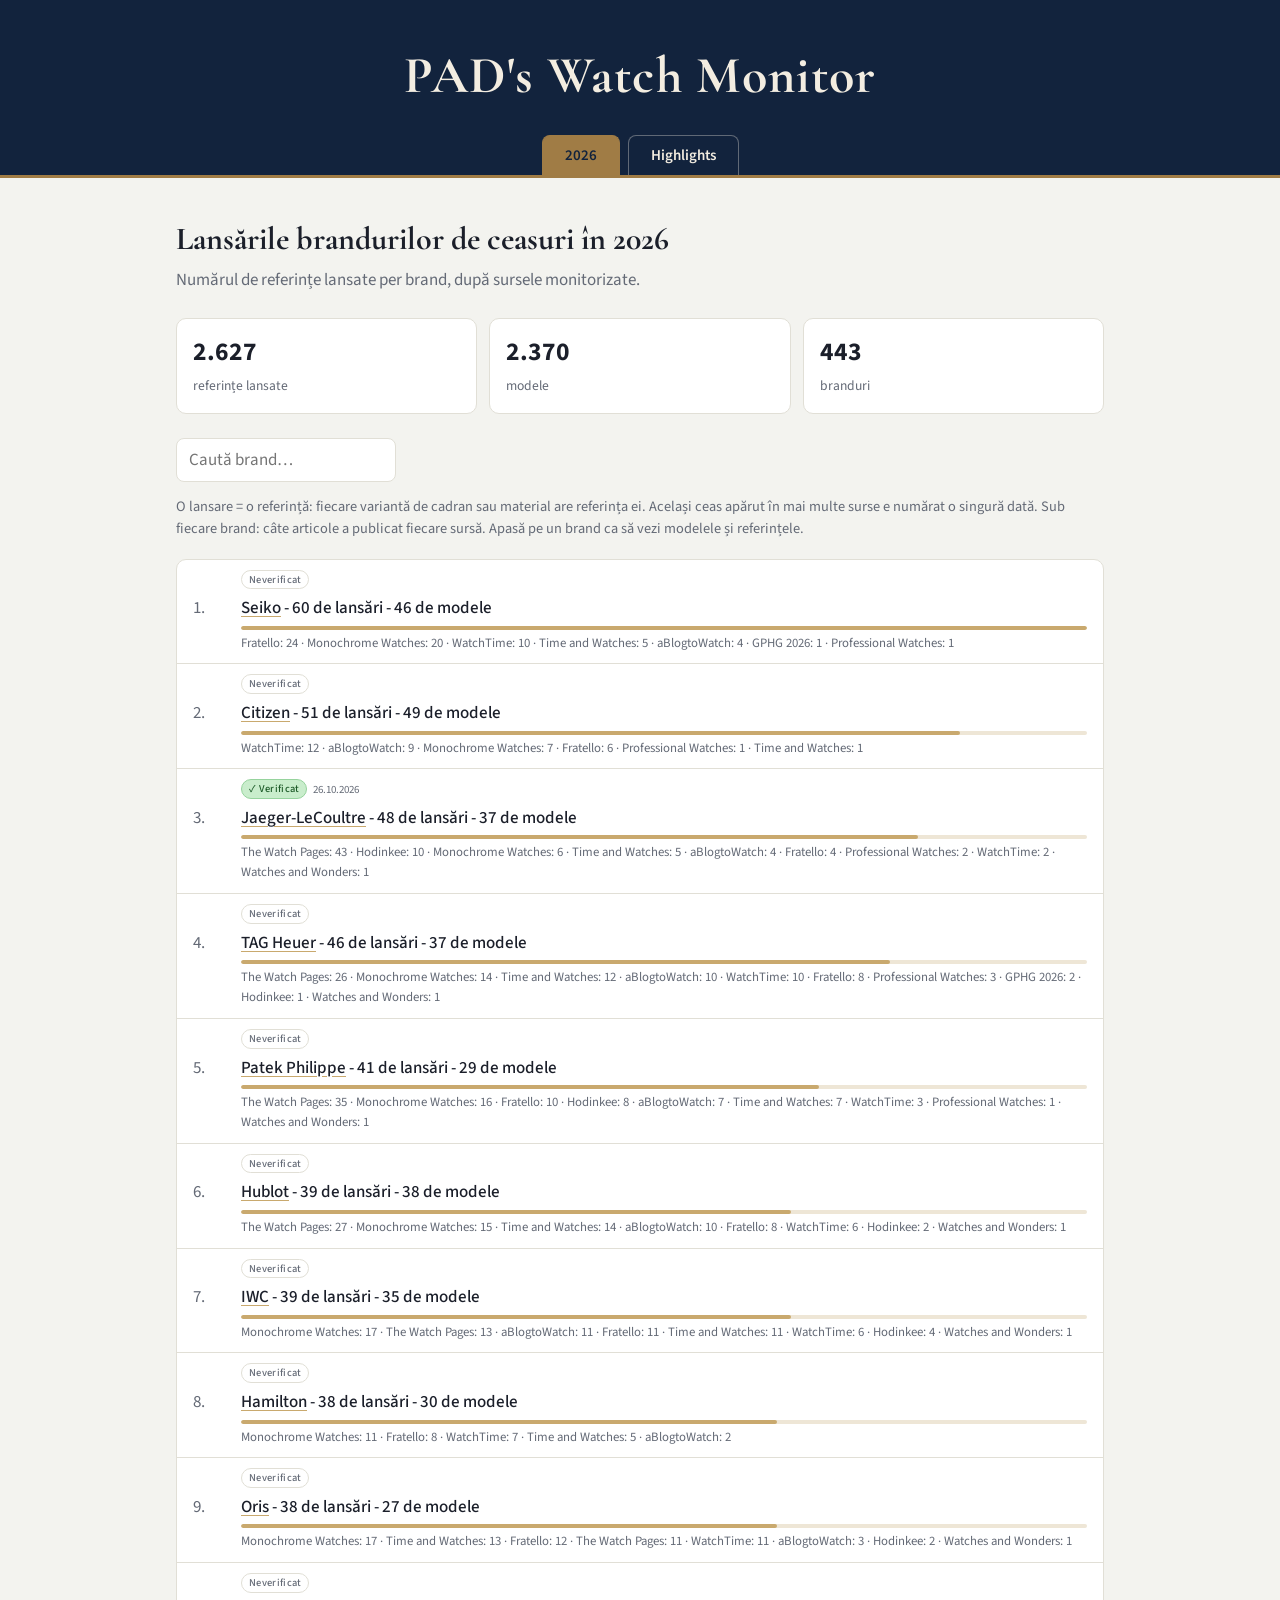
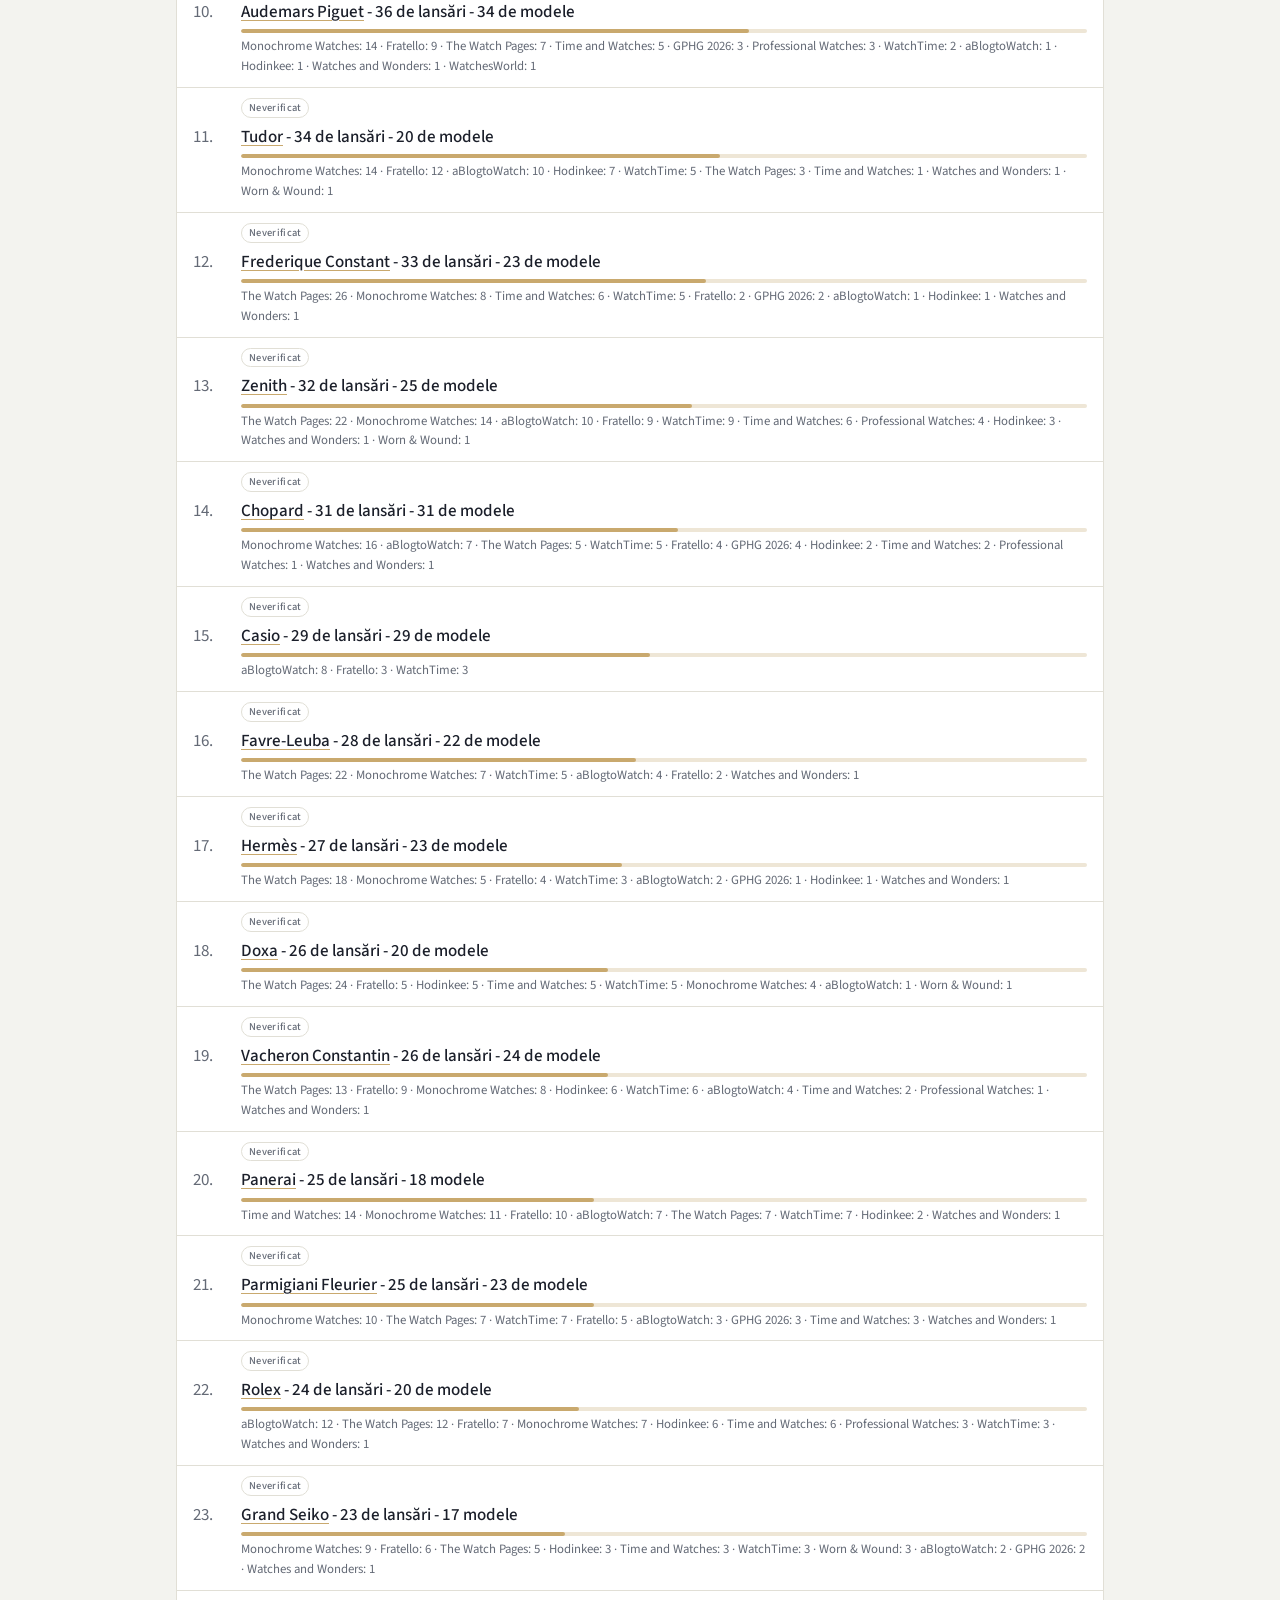
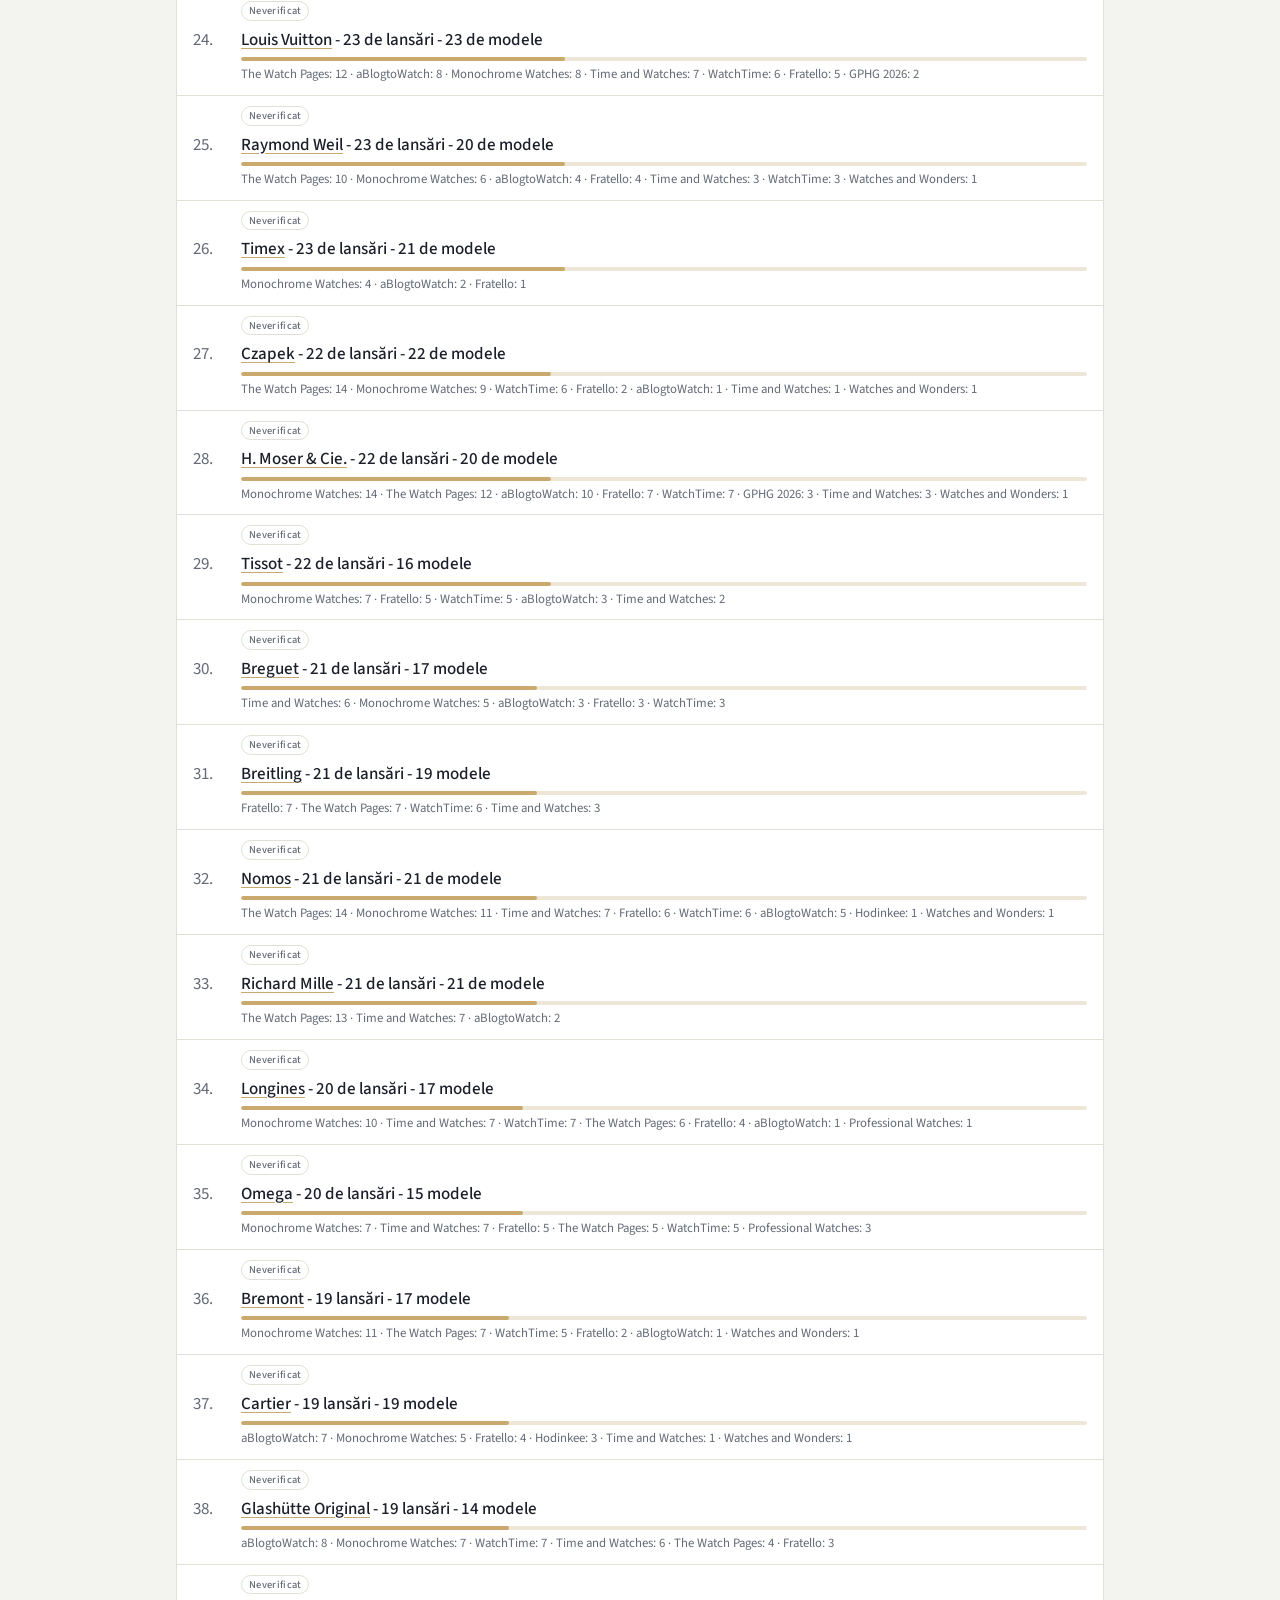
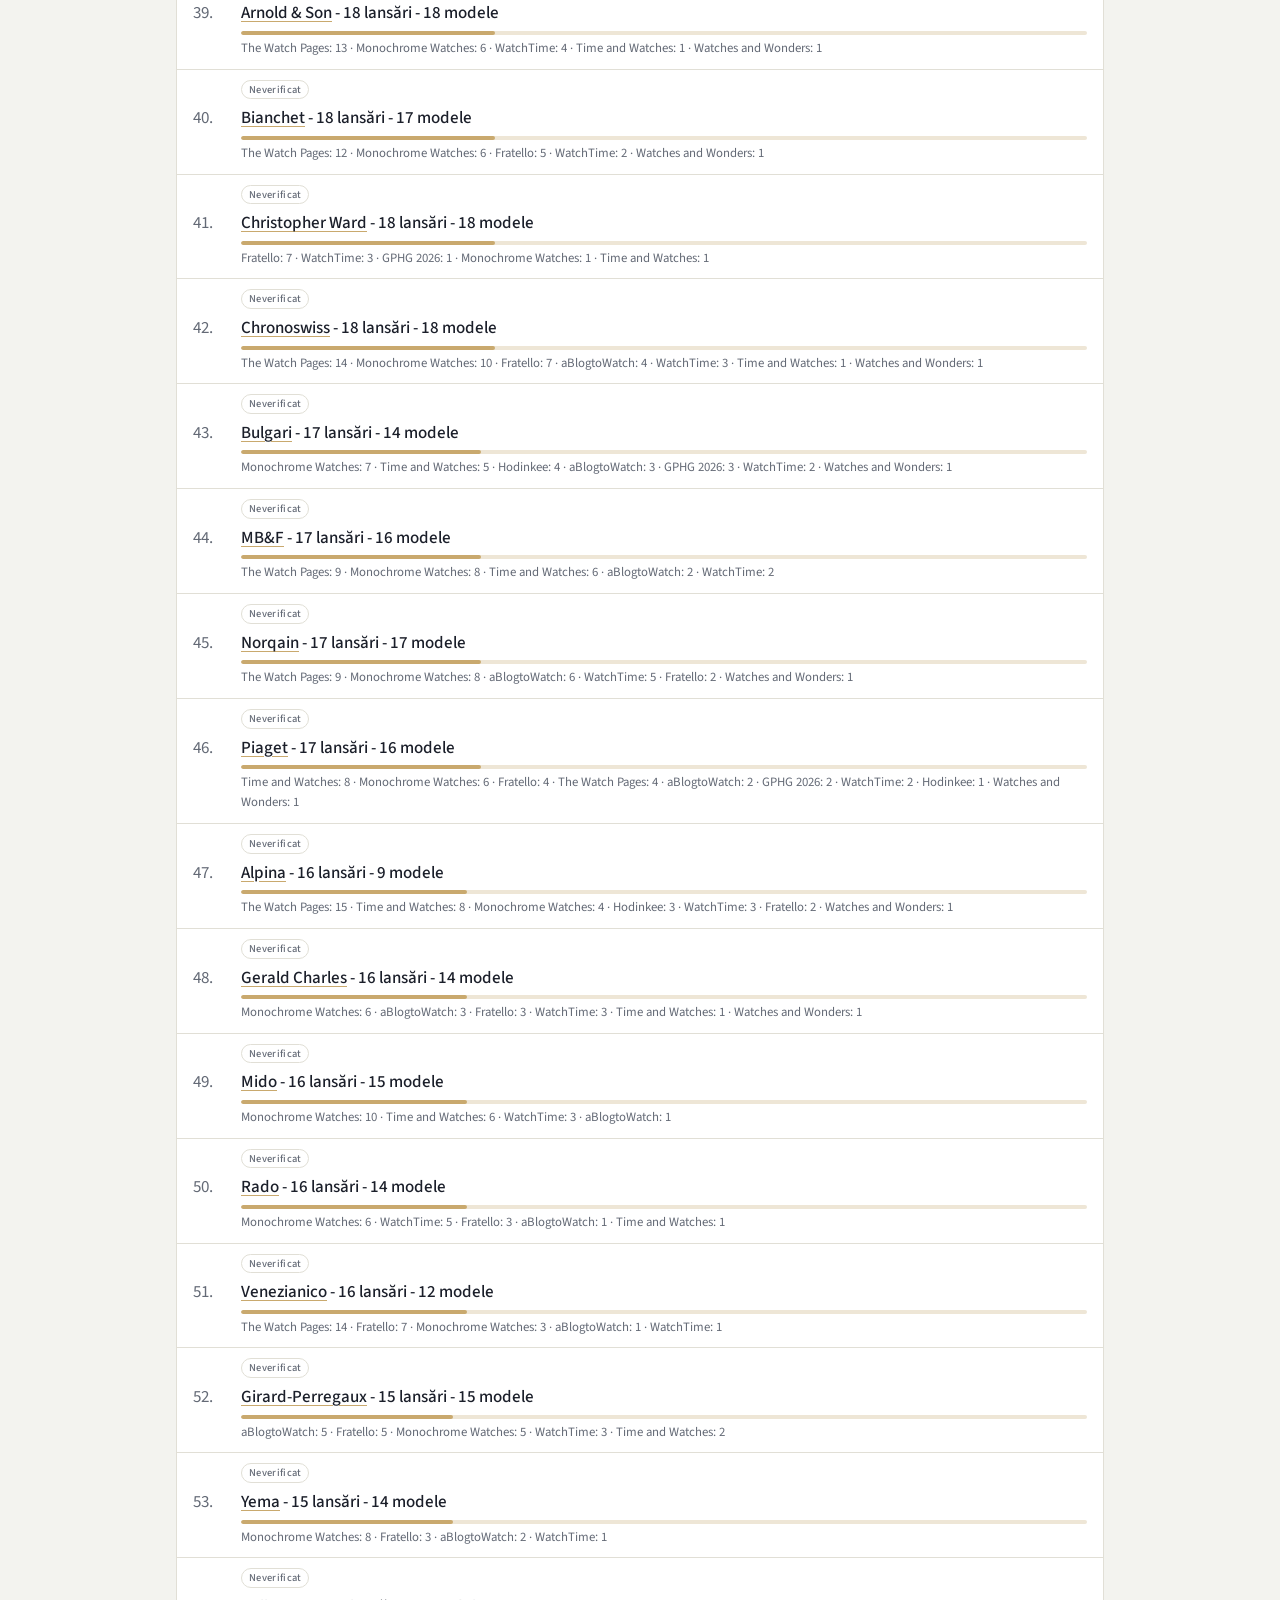
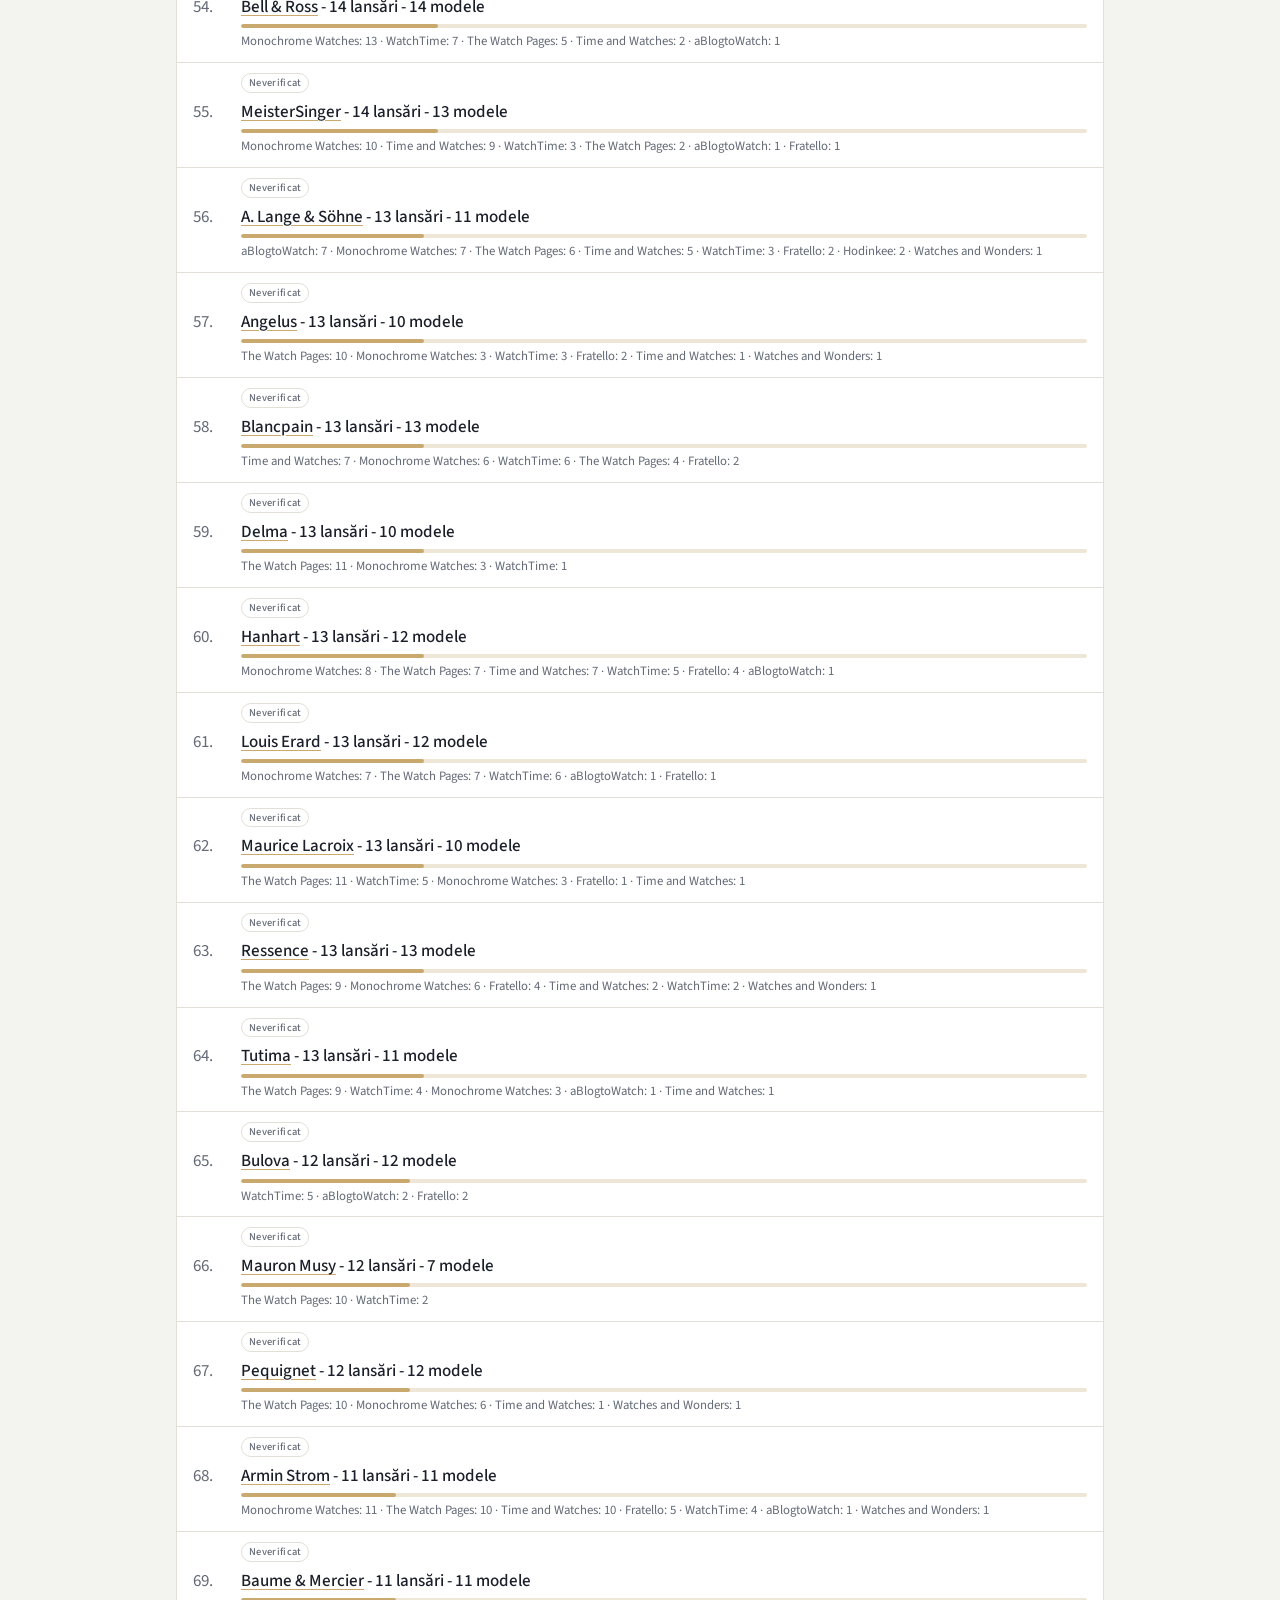
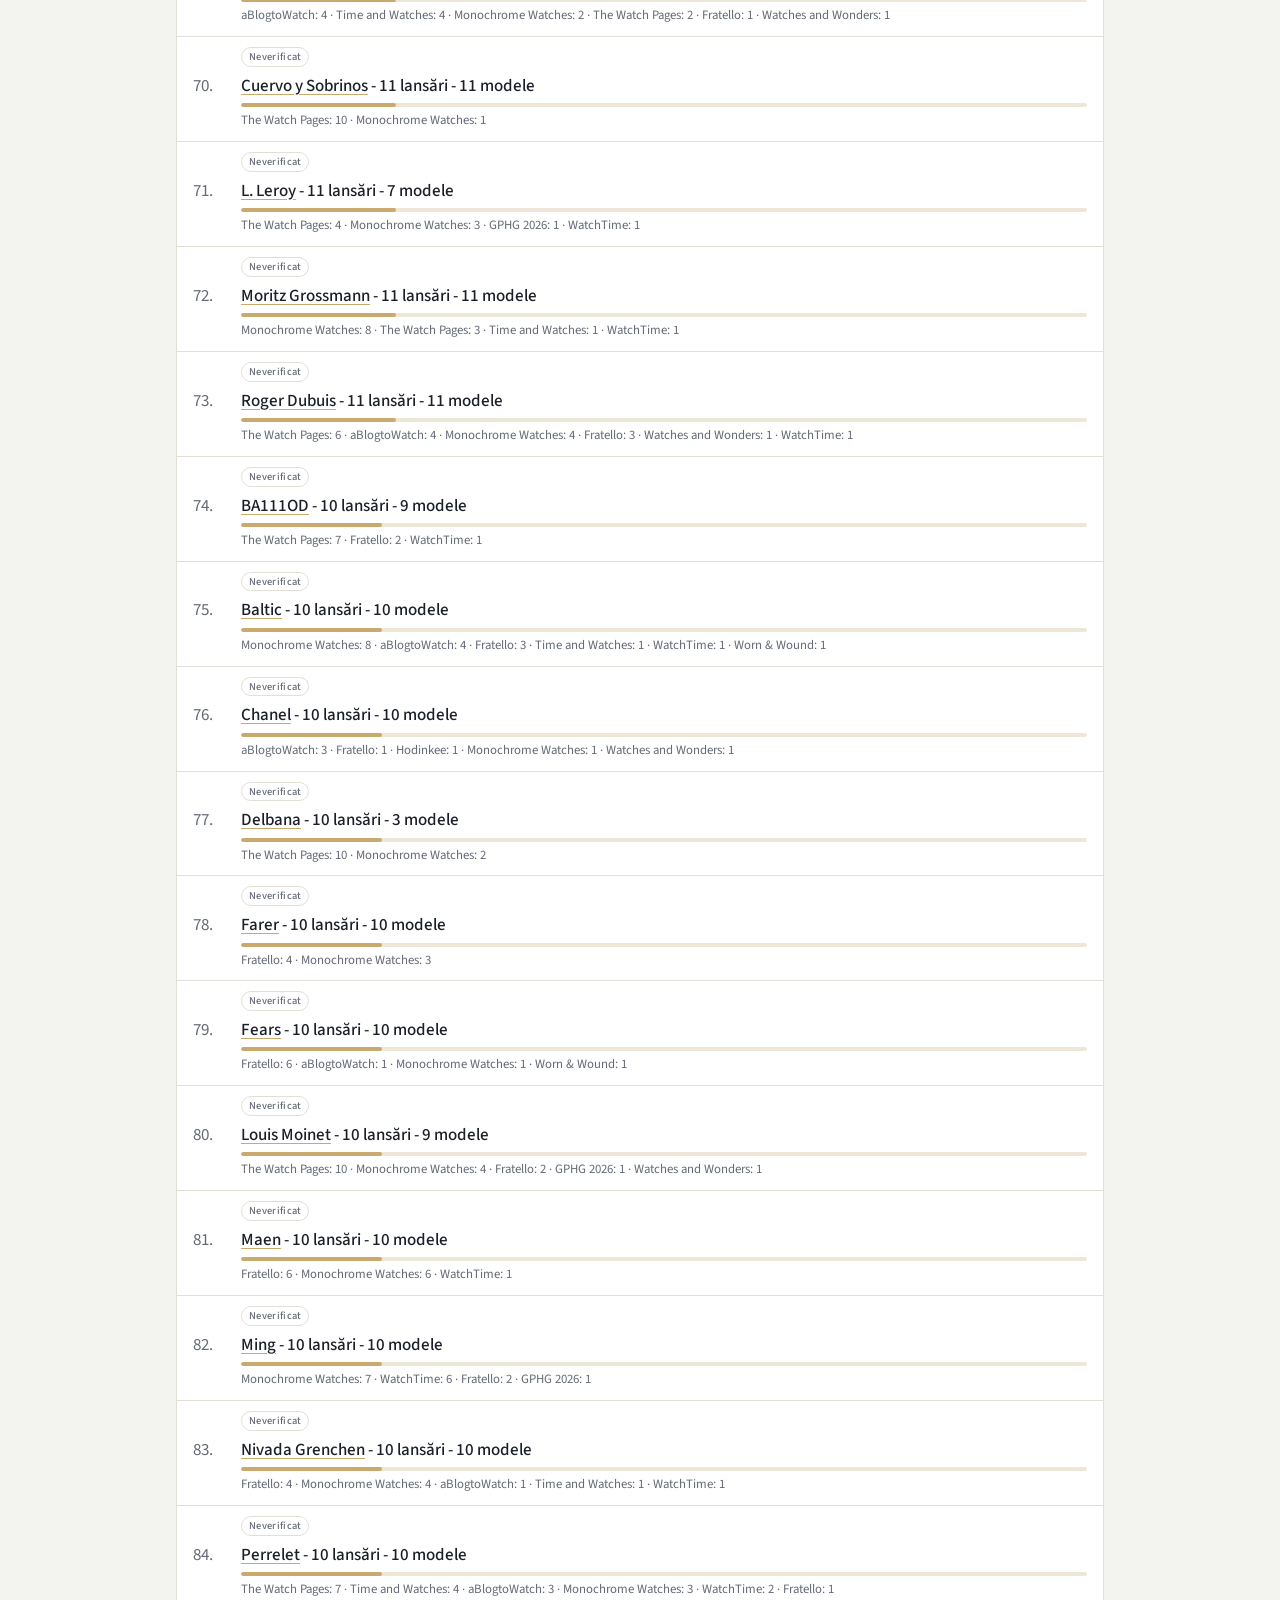
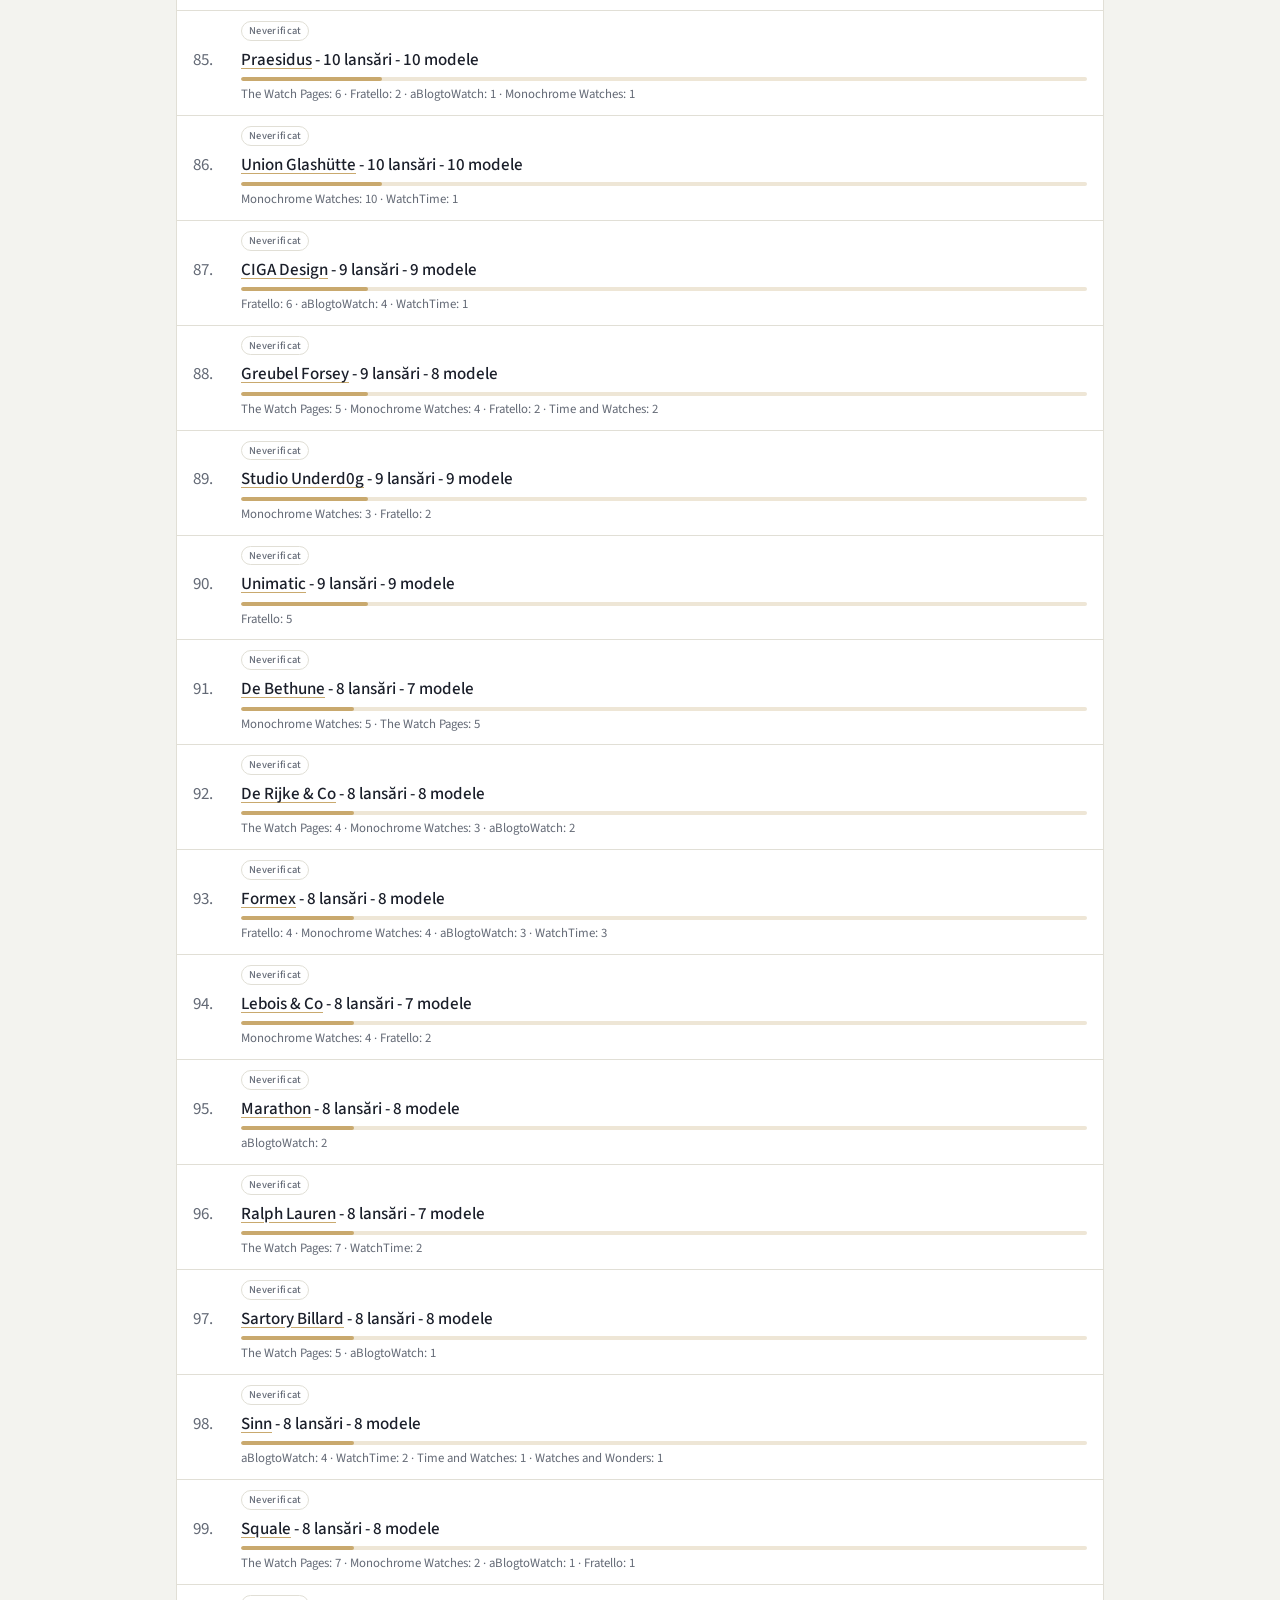
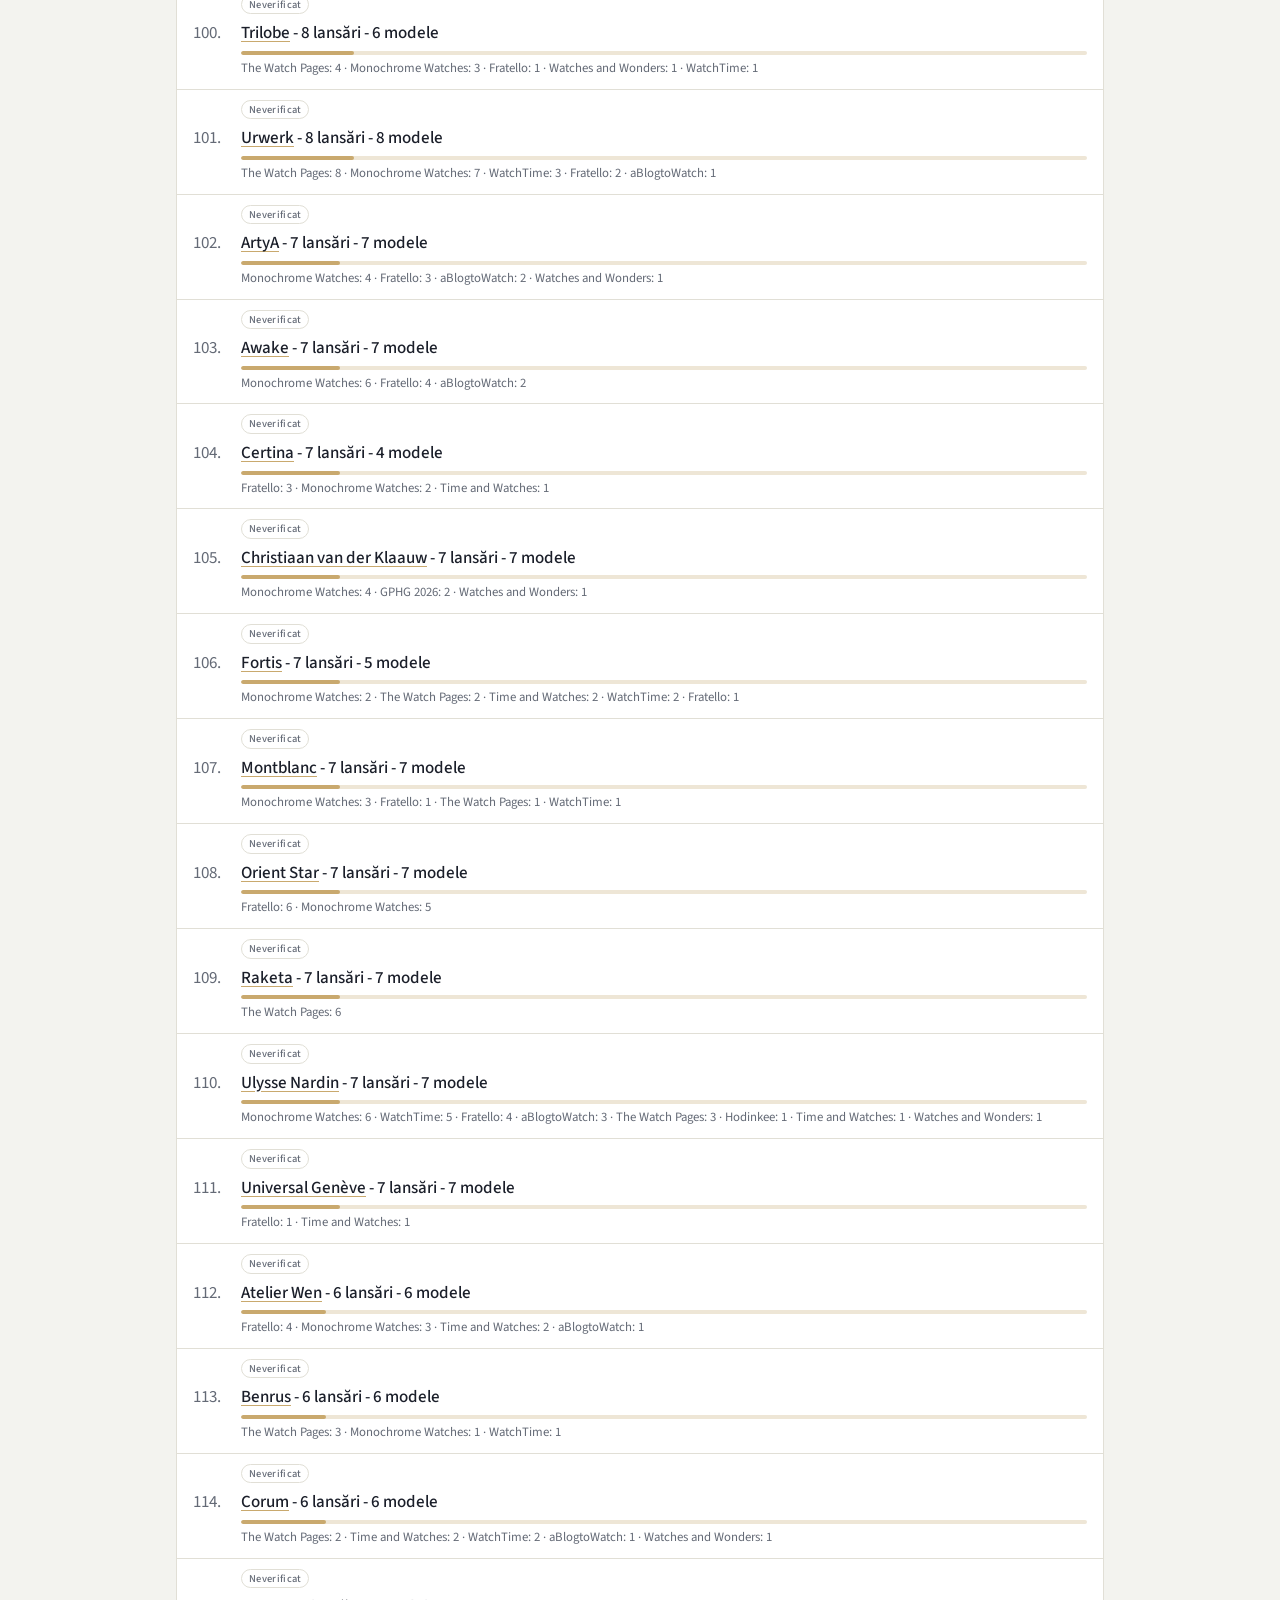
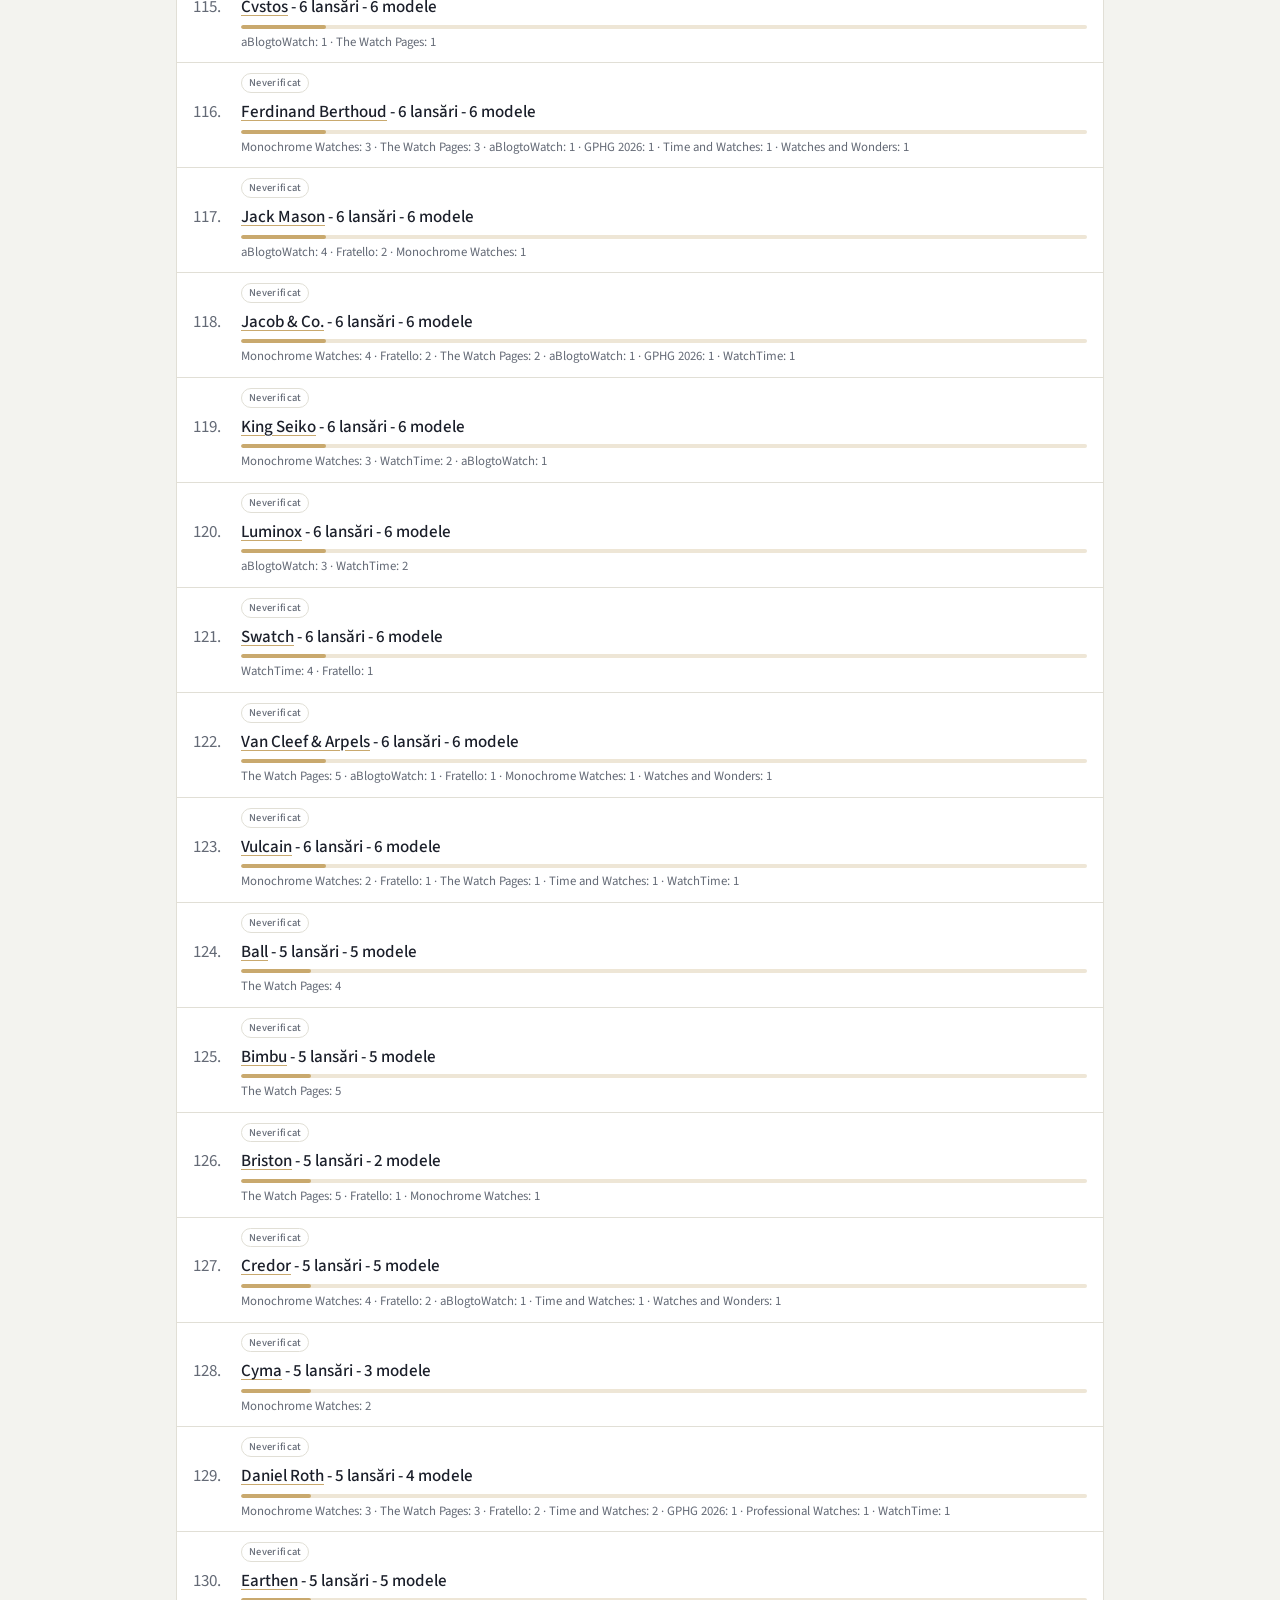
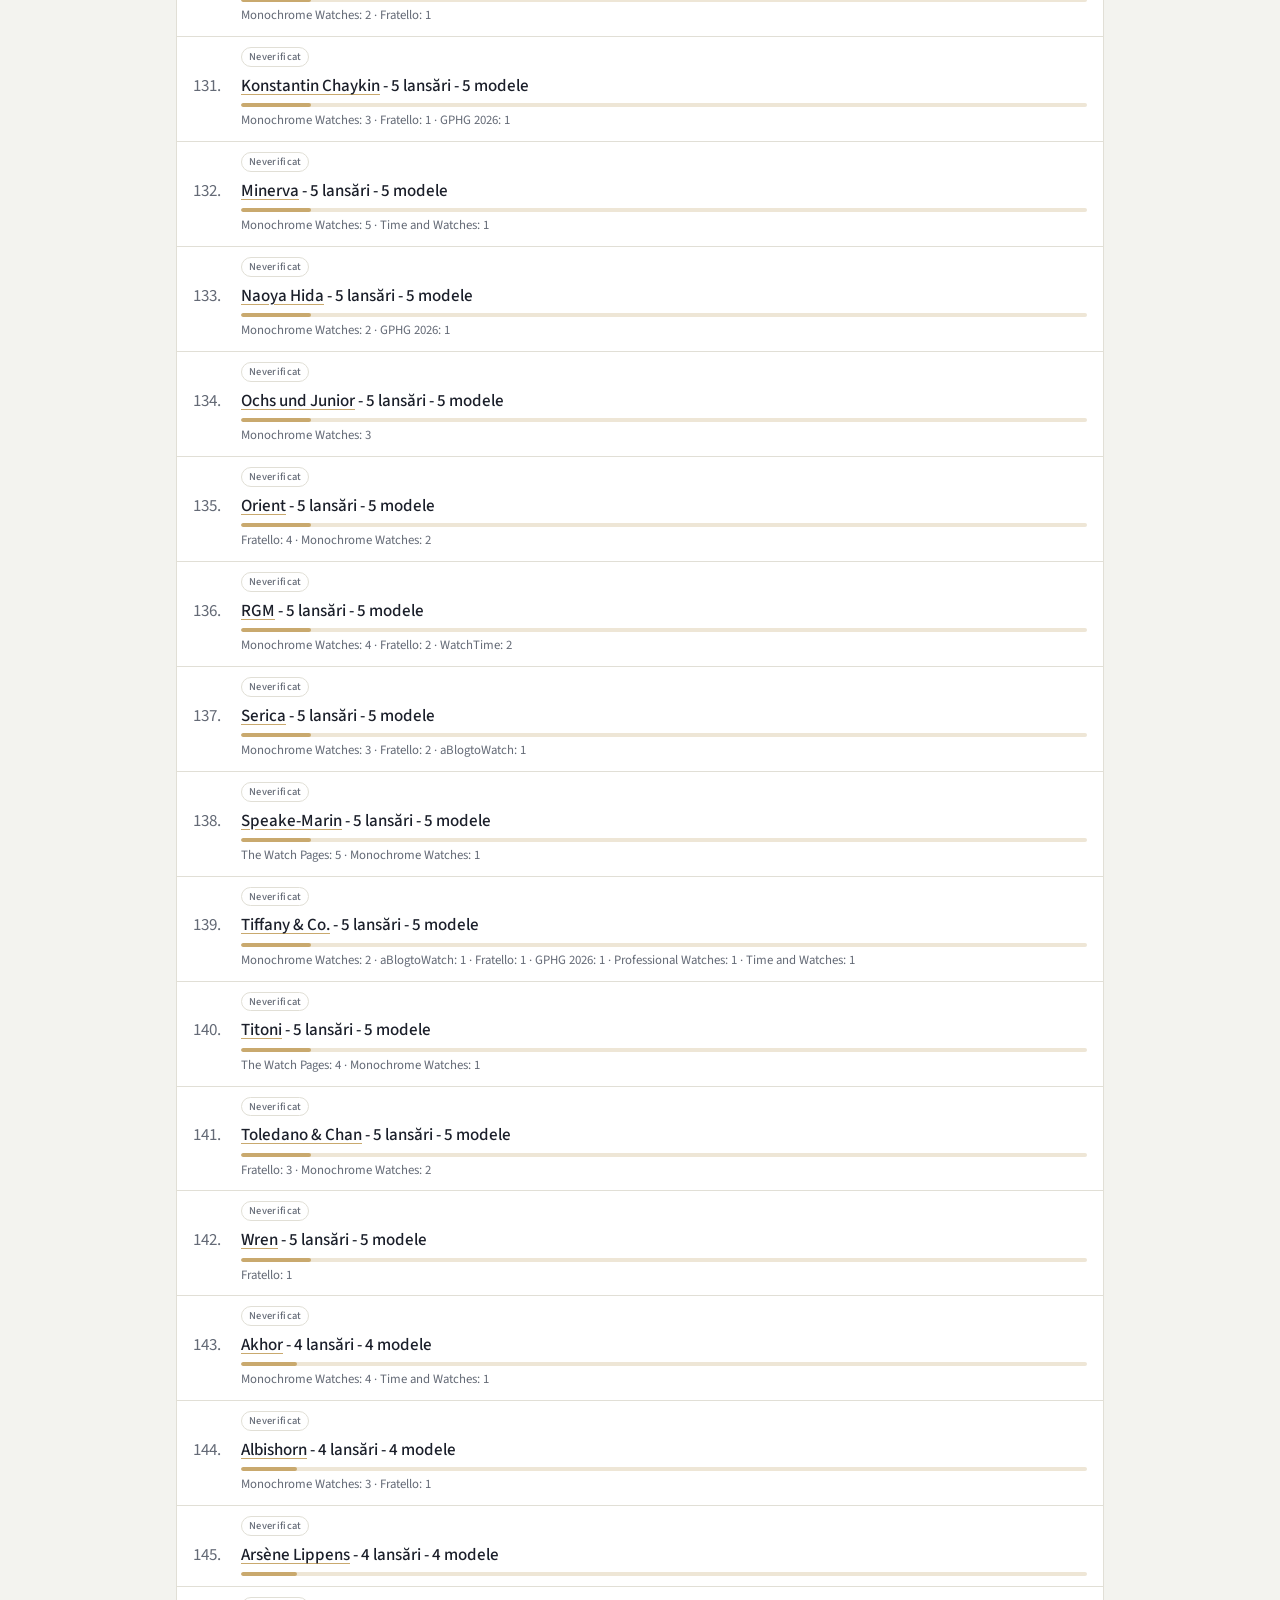
<file: index.html>
<!doctype html>
<html lang="ro">
<head>
  <meta charset="utf-8">
  <meta name="viewport" content="width=device-width, initial-scale=1">
  <title>PAD's Watch Monitor</title>
  <link rel="preconnect" href="https://fonts.googleapis.com">
  <link rel="preconnect" href="https://fonts.gstatic.com" crossorigin>
  <link href="https://fonts.googleapis.com/css2?family=Cormorant+Garamond:wght@500;600;700&family=Source+Sans+3:wght@400;500;600&display=swap" rel="stylesheet">
  <link rel="stylesheet" href="style.css">
</head>
<body>
  <header class="site-header">
    <div class="wrap">
      <h1 class="title">PAD's Watch Monitor</h1>
      <nav class="tabs" role="tablist">
        <button class="tab is-active" data-view="stats" role="tab" aria-selected="true">2026</button>
        <button class="tab" data-view="highlights" role="tab" aria-selected="false">Highlights <span class="tab-count" id="hl-tab-count" hidden></span></button>
        <button class="tab tab-edit" id="about-tab" data-view="about" role="tab" aria-selected="false" hidden>Despre Proiect</button>
        <button class="tab tab-edit" id="corr-tab" data-view="corrections" role="tab" aria-selected="false" hidden>Corecții</button>
      </nav>
    </div>
  </header>

  <div class="edit-banner" id="edit-banner" hidden>
    <div class="wrap edit-banner-inner">
      <span><strong>Mod editare</strong> · Ștergerile, redenumirile și comasările se salvează în <code>corrections.js</code>. Publică-le cu commit și push.</span>
      <span class="edit-status" id="edit-status" role="status"></span>
    </div>
  </div>

  <main class="wrap content">
    <section id="view-stats" class="view">
      <div class="intro">
        <h2>Lansările brandurilor de ceasuri în 2026</h2>
        <p class="muted">Numărul de referințe lansate per brand, după sursele monitorizate.</p>
      </div>

      <div class="kpis" id="kpis"></div>

      <div class="controls">
        <div class="chips" id="source-chips" hidden></div>
        <input type="search" id="search" placeholder="Caută brand…" aria-label="Caută brand">
      </div>

      <p class="source-note muted" id="source-note"></p>
      <ol class="brand-list" id="brand-list"></ol>
    </section>

    <section id="view-brand" class="view" hidden>
      <button class="back" id="back">← Înapoi la statistică</button>
      <div class="intro">
        <div class="brand-vtag" id="brand-vtag"></div>
        <h2 id="brand-title"></h2>
        <p class="muted" id="brand-meta"></p>
      </div>
      <div class="brand-controls">
        <div class="chips brand-filters" id="brand-filters"></div>
        <input type="search" id="model-search" placeholder="Caută model sau referință…" aria-label="Caută model sau referință" autocomplete="off">
      </div>
      <p class="muted model-count" id="model-count" role="status"></p>
      <ul class="model-list" id="model-list"></ul>
    </section>

    <section id="view-highlights" class="view" hidden>
      <div class="intro">
        <h2>Highlights</h2>
        <p class="muted" id="hl-meta"></p>
      </div>
      <div class="hl-actions" id="hl-actions">
        <button class="chip is-active" id="hl-copy">Copiază lista</button>
        <button class="chip" id="hl-clear">Golește lista</button>
        <span class="muted" id="hl-copied" role="status"></span>
      </div>
      <textarea class="hl-text" id="hl-text" rows="8" readonly hidden aria-label="Lista de highlights ca text"></textarea>
      <div id="hl-list"></div>
      <p class="muted hl-note">Lista se păstrează în acest browser. Pe alt dispozitiv sau în alt browser pornește goală.</p>
    </section>

    <section id="view-corrections" class="view" hidden>
      <div class="intro">
        <h2>Corecții</h2>
        <p class="muted" id="corr-meta"></p>
      </div>
      <ul class="corr-list" id="corr-list"></ul>
    </section>

    <section id="view-about" class="view" hidden>
      <div class="intro">
        <h2>Despre Proiect</h2>
      </div>
      <div class="about">
        <p><strong>PAD's Watch Monitor</strong> adună într-un singur loc știrile despre lansările din lumea ceasurilor. Prima versiune arată o statistică a lansărilor din 2026, pe branduri.</p>

        <h3>Surse</h3>
        <ul class="source-table" id="source-table"></ul>

        <h3>Metodologie</h3>
        <ul>
          <li>O „lansare” înseamnă o referință nouă din 2026. Fiecare variantă de cadran sau material are referința ei: Patek Philippe 5322G-001 (cadran albastru) și 5322G-010 (cadran verde) sunt două lansări ale aceluiași model.</li>
          <li>Referințele vin din pagina fiecărui ceas de pe The Watch Pages, împreună cu culoarea cadranului și materialul carcasei, din specificațiile articolelor Monochrome Watches („Reference”) și Hodinkee („Reference Number”) și din fișele nominalizărilor GPHG 2026.</li>
          <li>Referințele pomenite în textul articolelor (aBlogtoWatch, Fratello, Time and Watches, Professional Watches) sunt folosite doar ca să lege articolul de un model existent, nu ca referințe noi, pentru că textul pomenește adesea și modele mai vechi.</li>
          <li>Referințele sunt grupate pe model: aceeași referință de bază (5322G-001 și 5322G-010 → 5322G) sau aceeași denumire a modelului.</li>
          <li>Un articol se leagă de un model prin referința din specificații sau din titlu. Dacă nu are referință, se leagă după nume. Același ceas apărut în mai multe surse e numărat o singură dată.</li>
          <li>Modelele care apar doar în articole sunt păstrate cu referințele din articol. Dacă articolul nu dă nicio referință, modelul contează ca o singură lansare și e marcat „Referință nespecificată”.</li>
          <li>Din publicații sunt incluse doar articolele despre o lansare anume din 2026. Interviurile, știrile din industrie, ghidurile, listele, recenziile ceasurilor mai vechi și editorialele sunt excluse. Fiecare titlu a fost verificat și redus la brand și numele modelului. Pendulele de birou nu sunt incluse.</li>
          <li>All Watch News adună știri din alte publicații, așa că multe dintre ele sunt aceleași lansări ca în celelalte surse. Ele se comasează cu modelul existent și nu sunt numărate de două ori.</li>
          <li>Numele brandurilor au fost normalizate (de exemplu „IWC Schaffhausen” → „IWC”, „BVLGARI” → „Bulgari”).</li>
          <li>Imaginile sunt afișate direct de pe site-urile sursă și aparțin acestora. Fiecare referință are un link către pagina sau articolul original.</li>
          <li>Peste datele colectate se aplică și corecții manuale: modele sau referințe șterse, nume și referințe corectate, modele comasate. Cifrele afișate includ aceste corecții.</li>
        </ul>
        <p class="muted">Date colectate pe 21 octombrie 2026.</p>
      </div>
    </section>
  </main>

  <footer class="site-footer">
    <div class="wrap">
      <span>© 2026 PAD's Watch Monitor</span>
      <span class="muted">Date agregate din surse publice · actualizat 21.10.2026</span>
    </div>
  </footer>

  <button class="to-top" id="to-top" type="button" aria-label="Înapoi sus" title="Înapoi sus" hidden>
    <svg viewBox="0 0 24 24" width="20" height="20" aria-hidden="true"><path d="M12 5l-7 7 1.4 1.4L11 8.8V20h2V8.8l4.6 4.6L19 12z" fill="currentColor"/></svg>
  </button>

  <script src="data.js"></script>
  <script src="corrections-lib.js"></script>
  <script src="corrections.js"></script>
  <script src="app.js"></script>
</body>
</html>
</file>
<file: style.css>
/* Layout: bandă navy cu titlu și file de navigare, o coloană de conținut, footer navy. */
:root {
  --bg: #f3f3ef;
  --surface: #ffffff;
  --ink: #1b1f2a;
  --muted: #646a76;
  --line: #e1dfd6;
  --navy: #12233d;
  --on-navy: #f3ede1;
  --on-navy-muted: #a9b0bd;
  --gold: #a07c45;
  --gold-soft: #eee6d6;
  --bar: #c9a96e;
  --bad-bg: #f3d9d6;
  --bad-fg: #7a2a20;
  --warn-bg: #f6ead0;
  --warn-fg: #6b4a0e;
  --ok-bg: #c9edcc;
  --ok-fg: #1d5a28;
  --ok-line: #96d39d;
  --display: "Cormorant Garamond", Georgia, serif;
  --body: "Source Sans 3", system-ui, sans-serif;
}

@media (prefers-color-scheme: dark) {
  :root:not([data-theme="light"]) {
    --bg: #0f141d;
    --surface: #161d29;
    --ink: #ece8df;
    --muted: #9aa0ab;
    --line: #263042;
    --navy: #0a1220;
    --gold: #d2b27a;
    --gold-soft: #2a2a24;
    --bar: #b08d57;
    --bad-bg: #3a1f1c;
    --bad-fg: #f0b3aa;
    --warn-bg: #3a3020;
    --warn-fg: #ecd29a;
    --ok-bg: #2c5a36;
    --ok-fg: #d2f4d6;
    --ok-line: #4a8a57;
    color-scheme: dark;
  }
}

:root[data-theme="dark"] {
  --bg: #0f141d;
  --surface: #161d29;
  --ink: #ece8df;
  --muted: #9aa0ab;
  --line: #263042;
  --navy: #0a1220;
  --gold: #d2b27a;
  --gold-soft: #2a2a24;
  --bar: #b08d57;
  --bad-bg: #3a1f1c;
  --bad-fg: #f0b3aa;
  --warn-bg: #3a3020;
  --warn-fg: #ecd29a;
  --ok-bg: #2c5a36;
  --ok-fg: #d2f4d6;
  --ok-line: #4a8a57;
  color-scheme: dark;
}

* { box-sizing: border-box; }
[hidden] { display: none !important; }

html, body { margin: 0; }

body {
  min-height: 100vh;
  display: flex;
  flex-direction: column;
  background: var(--bg);
  color: var(--ink);
  font: 17px/1.55 var(--body);
}

.wrap { width: 100%; max-width: 960px; margin: 0 auto; padding-left: max(16px, env(safe-area-inset-left, 0px)); padding-right: max(16px, env(safe-area-inset-right, 0px)); }

.muted { color: var(--muted); }

/* Header */
.site-header {
  background: var(--navy);
  color: var(--on-navy);
  padding-block: 36px 0;
  border-bottom: 3px solid var(--gold);
}
.site-header .wrap { text-align: center; }
.title {
  margin: 0;
  font-family: var(--display);
  font-weight: 700;
  font-size: clamp(2rem, 6vw, 3.25rem);
  letter-spacing: .02em;
}
.tabs { display: flex; justify-content: center; gap: 8px; margin-top: 18px; }
.tab {
  appearance: none;
  border: 1px solid color-mix(in srgb, var(--on-navy) 35%, transparent);
  border-bottom: none;
  background: transparent;
  color: inherit;
  font: 600 15px/1 var(--body);
  padding: 12px 22px;
  border-radius: 8px 8px 0 0;
  cursor: pointer;
}
.tab:hover { background: color-mix(in srgb, var(--on-navy) 8%, transparent); }
.tab.is-active { background: var(--gold); border-color: var(--gold); color: var(--navy); }
.tab:focus-visible { outline: 2px solid var(--gold); outline-offset: 2px; }

/* Content */
.content { flex: 1; padding-block: 36px 48px; }
.intro h2 {
  margin: 0 0 4px;
  font-family: var(--display);
  font-size: 2rem;
}
.intro p { margin: 0 0 24px; }

.kpis { display: grid; grid-template-columns: repeat(3, 1fr); gap: 12px; margin-bottom: 24px; }
.kpi { background: var(--surface); border: 1px solid var(--line); border-radius: 10px; padding: 14px 16px; }
.kpi b { display: block; font-size: 1.6rem; font-variant-numeric: tabular-nums; }
.kpi span { color: var(--muted); font-size: .85rem; }

.controls { display: flex; flex-wrap: wrap; gap: 12px; align-items: center; justify-content: space-between; }
.chips { display: flex; flex-wrap: wrap; gap: 8px; }
.chip {
  border: 1px solid var(--line);
  background: var(--surface);
  color: var(--ink);
  border-radius: 999px;
  padding: 6px 14px;
  font: 500 14px var(--body);
  cursor: pointer;
}
.chip.is-active { background: var(--navy); color: var(--on-navy); border-color: var(--navy); }
.chip:disabled { opacity: .45; cursor: not-allowed; }
#search {
  flex: 0 1 220px;
  min-width: 160px;
  padding: 8px 12px;
  border: 1px solid var(--line);
  border-radius: 8px;
  background: var(--surface);
  color: var(--ink);
  font: inherit;
}

.source-note { font-size: .9rem; margin: 14px 0 18px; }

.brand-list { list-style: none; margin: 0; padding: 0; background: var(--surface); border: 1px solid var(--line); border-radius: 10px; }
.brand-list li {
  display: grid;
  grid-template-columns: 2.5rem 1fr;
  gap: 4px 8px;
  padding: 10px 16px;
  border-bottom: 1px solid var(--line);
}
.brand-list li:last-child { border-bottom: none; }
.rank { color: var(--muted); font-variant-numeric: tabular-nums; }
.line { font-weight: 500; }
.line .n { font-variant-numeric: tabular-nums; }
.bar { grid-column: 2; height: 4px; border-radius: 2px; background: var(--gold-soft); overflow: hidden; }
.bar i { display: block; height: 100%; background: var(--bar); border-radius: 2px; }
.split { grid-column: 2; font-size: .8rem; color: var(--muted); }
.empty { padding: 20px 16px; color: var(--muted); }

.brand-link {
  appearance: none;
  border: none;
  background: none;
  padding: 0;
  font: inherit;
  color: var(--ink);
  text-decoration: underline;
  text-decoration-color: var(--bar);
  text-underline-offset: 3px;
  cursor: pointer;
}
.brand-link:hover { color: var(--gold); }
.brand-link:focus-visible, .back:focus-visible { outline: 2px solid var(--gold); outline-offset: 2px; border-radius: 2px; }

/* Brand page */
.back {
  appearance: none;
  border: 1px solid var(--line);
  background: var(--surface);
  color: var(--ink);
  font: 500 14px var(--body);
  padding: 6px 14px;
  border-radius: 999px;
  cursor: pointer;
  margin-bottom: 20px;
}
.back:hover { border-color: var(--gold); }
.model-list { list-style: none; margin: 0; padding: 0; display: grid; gap: 10px; }
.model {
  display: grid;
  grid-template-columns: 160px 1fr;
  gap: 16px;
  align-items: center;
  background: var(--surface);
  border: 1px solid var(--line);
  border-radius: 10px;
  padding: 10px;
}
/* Cadru standard pentru toate imaginile: 160 × 120 (4:3), decupate uniform. */
.thumb {
  position: relative;
  display: block;
  width: 160px;
  height: 120px;
  max-width: 100%;
  overflow: hidden;
  border-radius: 6px;
  background: var(--gold-soft);
}
.thumb img { position: absolute; inset: 0; width: 100%; height: 100%; object-fit: cover; }
.thumb-fallback {
  position: absolute;
  inset: 0;
  display: none;
  place-items: center;
  padding: 8px;
  text-align: center;
  font-size: .75rem;
  color: var(--muted);
}
.thumb.is-missing img { display: none; }
.thumb.is-missing .thumb-fallback, .thumb:not(:has(img)) .thumb-fallback { display: grid; }
.model-text { min-width: 0; }
.model-name { margin: 0 0 4px; font: 600 1.05rem/1.35 var(--body); overflow-wrap: anywhere; }
.model-src { margin: 0; font-size: .85rem; color: var(--muted); display: flex; flex-wrap: wrap; gap: 4px 10px; align-items: center; }
.model-src a { color: var(--gold); }
.src-tag { background: var(--gold-soft); color: var(--ink); border-radius: 999px; padding: 1px 8px; font-size: .75rem; }

/* Model cards with references */
.model-card {
  background: var(--surface);
  border: 1px solid var(--line);
  border-radius: 10px;
  padding: 14px;
  display: grid;
  gap: 10px;
}
.model-head { display: grid; gap: 4px; }
.model-title { display: flex; align-items: flex-start; justify-content: space-between; gap: 12px; }
.model-title .model-name { min-width: 0; }

/* Highlight */
.hl-btn {
  flex: none;
  appearance: none;
  display: inline-flex;
  align-items: center;
  gap: 6px;
  border: 1px solid var(--line);
  background: var(--surface);
  color: var(--ink);
  font: 600 13px var(--body);
  padding: 5px 12px;
  border-radius: 999px;
  cursor: pointer;
}
.hl-btn span { color: var(--gold); font-size: 15px; line-height: 1; }
.hl-btn:hover { border-color: var(--gold); }
.hl-btn:focus-visible { outline: 2px solid var(--gold); outline-offset: 2px; }
.hl-btn[aria-pressed="true"] { background: var(--gold); border-color: var(--gold); color: var(--surface); }
.hl-btn[aria-pressed="true"] span { color: var(--surface); }
.model-card.is-highlighted { border-color: var(--gold); box-shadow: inset 4px 0 0 var(--gold); }
.hl-count { color: var(--gold); font-weight: 600; }

/* Highlights section */
.tabs { flex-wrap: wrap; }
.tab-count {
  display: inline-block;
  min-width: 1.4em;
  margin-left: 4px;
  padding: 1px 6px;
  border-radius: 999px;
  background: var(--on-navy);
  color: var(--navy);
  font-size: 12px;
  font-variant-numeric: tabular-nums;
}
.tab.is-active .tab-count { background: var(--navy); color: var(--on-navy); }
.hl-actions { display: flex; flex-wrap: wrap; gap: 8px; align-items: center; margin-bottom: 18px; }
.chip.is-danger { background: var(--bad-bg); color: var(--bad-fg); border-color: var(--bad-fg); }
.hl-text {
  width: 100%;
  margin-bottom: 18px;
  padding: 10px 12px;
  border: 1px solid var(--line);
  border-radius: 8px;
  background: var(--surface);
  color: var(--ink);
  font: 14px/1.5 ui-monospace, Consolas, monospace;
}
#hl-list { display: grid; gap: 28px; }
.hl-brand { display: grid; gap: 10px; }
.hl-brand-name {
  margin: 0;
  display: flex;
  align-items: baseline;
  gap: 10px;
  font: 600 1.5rem/1.2 var(--display);
  text-wrap: balance;
}
.hl-brand-name .muted { font: 400 .9rem var(--body); }
.hl-empty {
  text-align: center;
  padding: 40px 16px;
  background: var(--surface);
  border: 1px dashed var(--line);
  border-radius: 10px;
}
.hl-empty p { margin: 0 auto 8px; max-width: 46ch; }
.hl-empty-star { font-size: 2.5rem; color: var(--gold); line-height: 1; }
.hl-empty .back { margin: 12px 0 0; }
.hl-note { font-size: .85rem; margin-top: 24px; }
.chip:disabled { opacity: .5; cursor: not-allowed; }
.model-meta { margin: 0; font-size: .85rem; color: var(--muted); display: flex; flex-wrap: wrap; gap: 4px 8px; align-items: center; }
.ref-list {
  list-style: none;
  margin: 0;
  padding: 0;
  display: grid;
  grid-template-columns: repeat(auto-fill, minmax(min(100%, 300px), 1fr));
  gap: 8px;
}
.ref {
  display: grid;
  grid-template-columns: 160px 1fr;
  gap: 12px;
  align-items: center;
  border: 1px solid var(--line);
  border-radius: 8px;
  padding: 8px;
}
.ref-text { min-width: 0; display: grid; gap: 2px; }
.ref-code { margin: 0; font: 600 1rem/1.3 var(--body); font-variant-numeric: tabular-nums; letter-spacing: .02em; overflow-wrap: anywhere; }
.ref-code.is-unknown { font-weight: 500; color: var(--muted); font-style: italic; }
.ref-details { margin: 0; font-size: .85rem; color: var(--muted); }
.ref-link { font-size: .85rem; color: var(--gold); }

/* Duplicates */
.dup-note { color: var(--gold); }
.brand-filters { margin-bottom: 0; }
.brand-controls { display: flex; flex-wrap: wrap; gap: 12px; align-items: center; justify-content: space-between; margin-bottom: 14px; }
#model-search {
  flex: 0 1 280px;
  min-width: 180px;
  padding: 8px 12px;
  border: 1px solid var(--line);
  border-radius: 8px;
  background: var(--surface);
  color: var(--ink);
  font: inherit;
}
#model-search:focus-visible, #search:focus-visible { outline: 2px solid var(--gold); outline-offset: 1px; }
.model-count { margin: -4px 0 12px; font-size: .9rem; }
.model-count:empty { display: none; }
.model.is-merged { border-color: var(--bar); }
.model.is-flash { outline: 2px solid var(--gold); outline-offset: 2px; }
.dups { margin-top: 6px; font-size: .85rem; }
.dups summary { cursor: pointer; color: var(--muted); }
.dups ul { margin: 6px 0 0; padding-left: 18px; display: grid; gap: 2px; }
.dups a { color: var(--ink); }
.dup-badge, .maybe-badge {
  display: inline-block;
  font-size: .7rem;
  font-weight: 600;
  letter-spacing: .04em;
  text-transform: uppercase;
  border-radius: 999px;
  padding: 1px 8px;
}
.dup-badge { background: var(--gold); color: var(--surface); }
.maybe-badge { background: var(--warn-bg); color: var(--warn-fg); }
.maybe { margin: 6px 0 0; font-size: .85rem; }
.jump {
  appearance: none;
  border: none;
  background: none;
  padding: 0;
  font: inherit;
  color: var(--gold);
  text-decoration: underline;
  cursor: pointer;
  text-align: left;
}

/* About */
.about { max-width: 720px; }
.about h3 { font-family: var(--display); font-size: 1.4rem; margin: 28px 0 8px; }
.about li { margin-bottom: 6px; }
.source-table { padding-left: 0; list-style: none; }
.source-table li { background: var(--surface); border: 1px solid var(--line); border-radius: 8px; padding: 10px 14px; margin-bottom: 8px; }
.source-table a { color: var(--gold); word-break: break-all; }
.badge { display: inline-block; font-size: .75rem; padding: 1px 8px; border-radius: 999px; margin-left: 6px; background: var(--gold-soft); }
.badge.blocked { background: var(--bad-bg); color: var(--bad-fg); }

/* Tag Verificat / Neverificat lângă numele brandului: mic și discret */
.vtag {
  display: inline-block;
  vertical-align: middle;
  margin-left: 4px;
  padding: 1px 7px;
  border: 1px solid var(--line);
  border-radius: 999px;
  background: transparent;
  color: var(--muted);
  font: 500 10.5px/1.5 var(--body);
  letter-spacing: .03em;
  white-space: nowrap;
  text-decoration: none;
}
.vtag.is-verified { border-color: var(--ok-line); background: var(--ok-bg); color: var(--ok-fg); }
button.vtag { cursor: pointer; }
button.vtag:hover { border-color: var(--gold); color: var(--ink); }
button.vtag.is-verified:hover { border-color: var(--ok-fg); color: var(--ok-fg); }
button.vtag:focus-visible { outline: 2px solid var(--gold); outline-offset: 2px; }
.vgroup { display: inline-flex; align-items: center; gap: 6px; flex-wrap: wrap; }
.vgroup .vtag { margin-left: 0; }
.vdate { font-size: 11px; color: var(--muted); font-variant-numeric: tabular-nums; }
/* În listă: tag-ul pe un rând mic deasupra numelui; numărul de ordine rămâne aliniat cu numele. */
.brand-list li .vline { grid-column: 2; grid-row: 1; line-height: 1; margin-bottom: 2px; }
.brand-list li .rank { grid-column: 1; grid-row: 2; }
.brand-list li .line { grid-column: 2; grid-row: 2; }
/* Pe pagina brandului: deasupra titlului. */
.brand-vtag { margin-bottom: 4px; }
.brand-vtag .vtag { font-size: 11.5px; }

/* Mod editare (doar local) */
.edit-banner { background: var(--warn-bg); color: var(--warn-fg); border-bottom: 1px solid var(--line); font-size: .9rem; }
.edit-banner-inner { display: flex; flex-wrap: wrap; gap: 6px 16px; justify-content: space-between; align-items: center; padding-block: 8px; }
.edit-banner code { font: 13px ui-monospace, Consolas, monospace; }
.edit-status { font-weight: 600; }
.edit-status.is-error { color: var(--bad-fg); }
.tab-edit { border-style: dashed; }
.edit-tools { display: flex; flex-wrap: wrap; gap: 6px; margin-top: 4px; }
.edit-btn {
  appearance: none;
  border: 1px dashed var(--line);
  background: transparent;
  color: var(--muted);
  font: 500 12.5px var(--body);
  padding: 3px 10px;
  border-radius: 999px;
  cursor: pointer;
}
.edit-btn:hover { border-color: var(--gold); color: var(--ink); }
.edit-btn.is-danger:hover { border-color: var(--bad-fg); color: var(--bad-fg); }
.edit-btn:focus-visible, .btn-save:focus-visible, .btn-cancel:focus-visible, .btn-danger:focus-visible, .edit-input:focus-visible { outline: 2px solid var(--gold); outline-offset: 2px; }
.edit-form, .edit-confirm {
  display: grid;
  gap: 6px;
  margin-top: 6px;
  padding: 10px;
  border: 1px solid var(--line);
  border-radius: 8px;
  background: var(--bg);
}
.edit-confirm { border-color: var(--bad-fg); background: var(--bad-bg); color: var(--bad-fg); }
.edit-confirm p { margin: 0; }
.edit-label { font-size: .8rem; font-weight: 600; color: var(--muted); }
.edit-input {
  width: 100%;
  padding: 7px 10px;
  border: 1px solid var(--line);
  border-radius: 6px;
  background: var(--surface);
  color: var(--ink);
  font: inherit;
}
.edit-hint { margin: 0; font-size: .8rem; color: var(--muted); }
.edit-actions { display: flex; flex-wrap: wrap; gap: 8px; }
.btn-save, .btn-cancel, .btn-danger {
  appearance: none;
  border: 1px solid var(--line);
  border-radius: 999px;
  padding: 5px 14px;
  font: 600 13px var(--body);
  cursor: pointer;
}
.btn-save { background: var(--navy); border-color: var(--navy); color: var(--on-navy); }
.btn-cancel { background: var(--surface); color: var(--ink); }
.btn-danger { background: var(--bad-fg); border-color: var(--bad-fg); color: var(--bad-bg); }
.corr-list { list-style: none; margin: 0; padding: 0; display: grid; gap: 8px; }
.corr {
  display: flex;
  gap: 12px;
  align-items: center;
  justify-content: space-between;
  background: var(--surface);
  border: 1px solid var(--line);
  border-radius: 10px;
  padding: 10px 14px;
}
.corr-text { min-width: 0; }
.corr-title { margin: 0; overflow-wrap: anywhere; }
.corr-date { margin: 2px 0 0; font-size: .8rem; }
.corr.is-unapplied { border-style: dashed; }
.corr-warn { color: var(--bad-fg); font-weight: 600; }

/* Back to top: fix în dreapta jos, apare după ce pagina a fost derulată. */
.to-top {
  position: fixed;
  right: calc(16px + env(safe-area-inset-right, 0px));
  bottom: calc(16px + env(safe-area-inset-bottom, 0px));
  z-index: 20;
  width: 44px;
  height: 44px;
  display: grid;
  place-items: center;
  border: 1px solid var(--gold);
  border-radius: 50%;
  background: var(--navy);
  color: var(--on-navy);
  box-shadow: 0 4px 14px rgba(0, 0, 0, .18);
  cursor: pointer;
  transition: transform .15s ease, background .15s ease;
}
.to-top:hover { background: var(--gold); color: var(--navy); transform: translateY(-2px); }
.to-top:focus-visible { outline: 2px solid var(--gold); outline-offset: 3px; }
@media (prefers-reduced-motion: reduce) { .to-top { transition: none; } .to-top:hover { transform: none; } }

/* Footer */
.site-footer { background: var(--navy); color: var(--on-navy); padding-block: 18px; font-size: .875rem; }
.site-footer .wrap { display: flex; flex-wrap: wrap; justify-content: space-between; gap: 6px; }
.site-footer .muted { color: var(--on-navy-muted); }

@media (max-width: 560px) {
  .kpis { grid-template-columns: 1fr 1fr; }
  .kpis .kpi:last-child { grid-column: span 2; }
  #search, #model-search { flex-basis: 100%; }
  .model, .ref { grid-template-columns: 120px 1fr; gap: 12px; }
  .thumb { width: 120px; height: 90px; }
}
</file>
